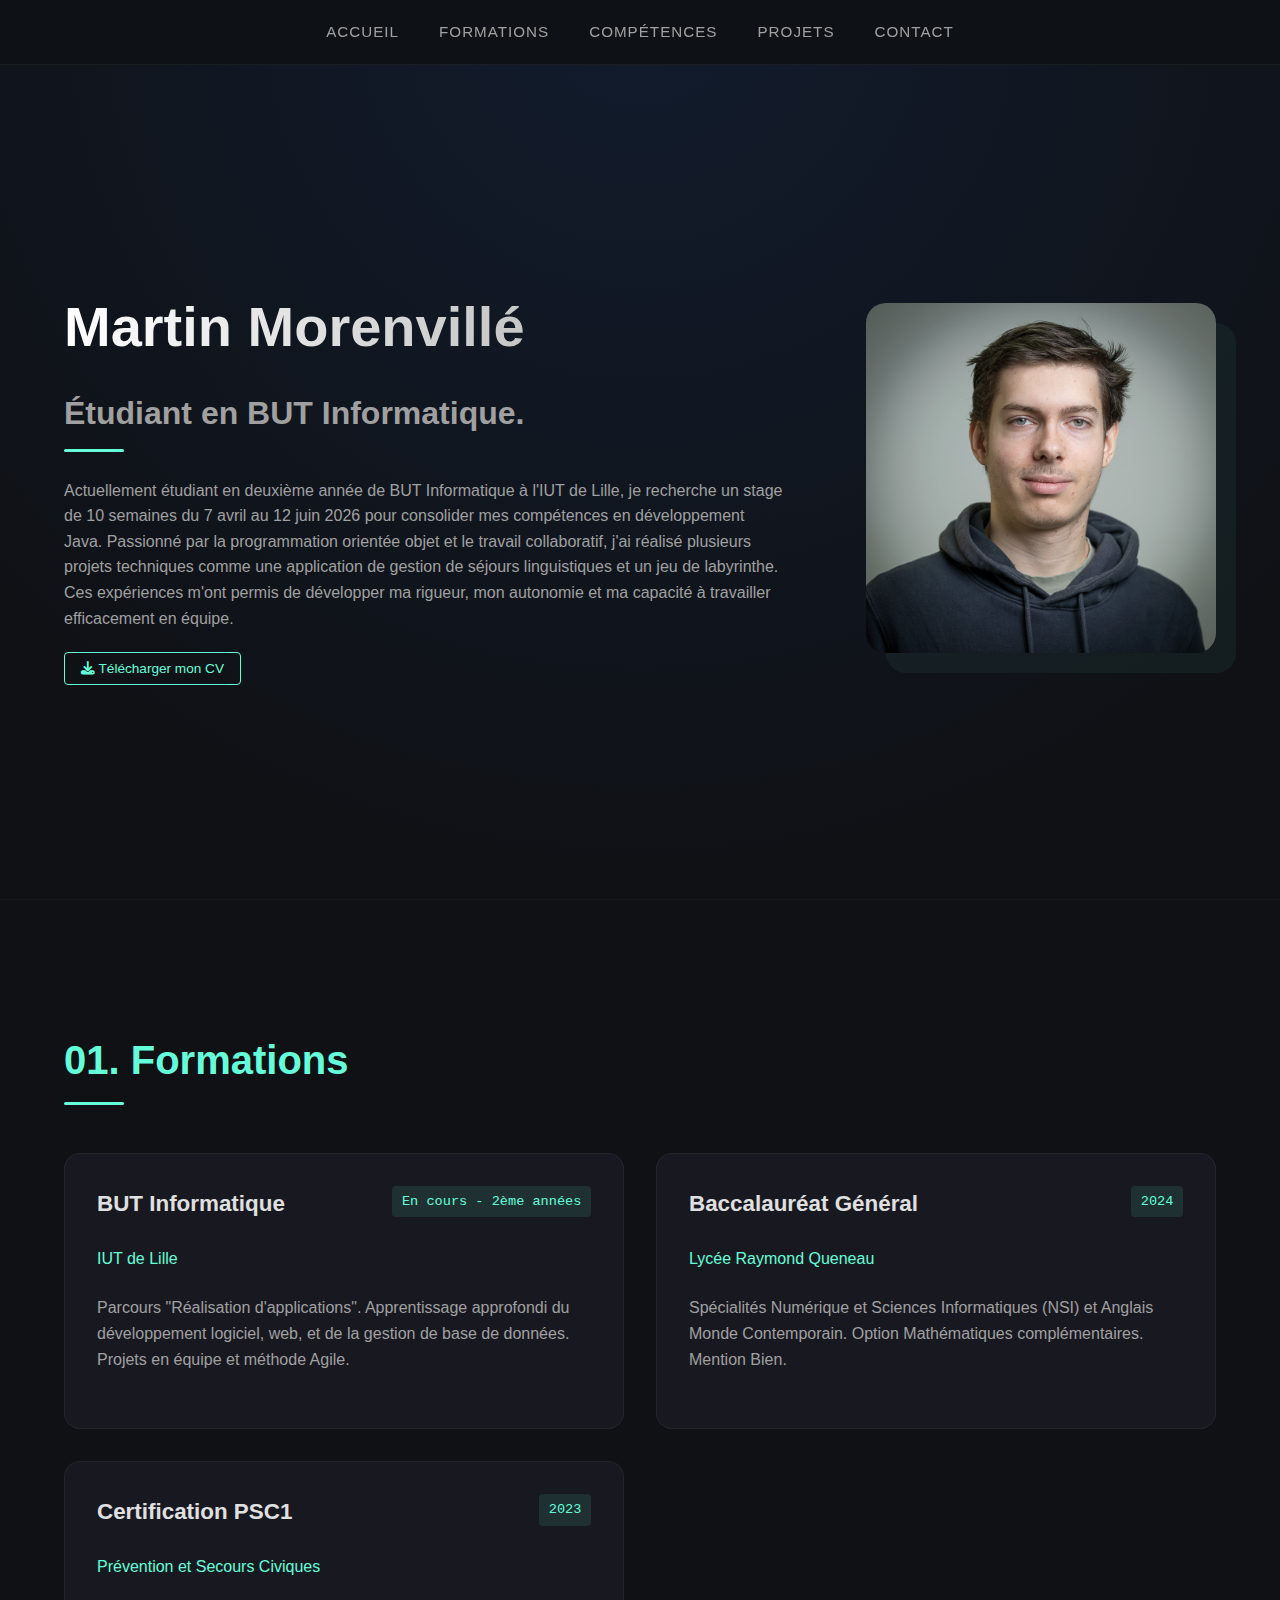
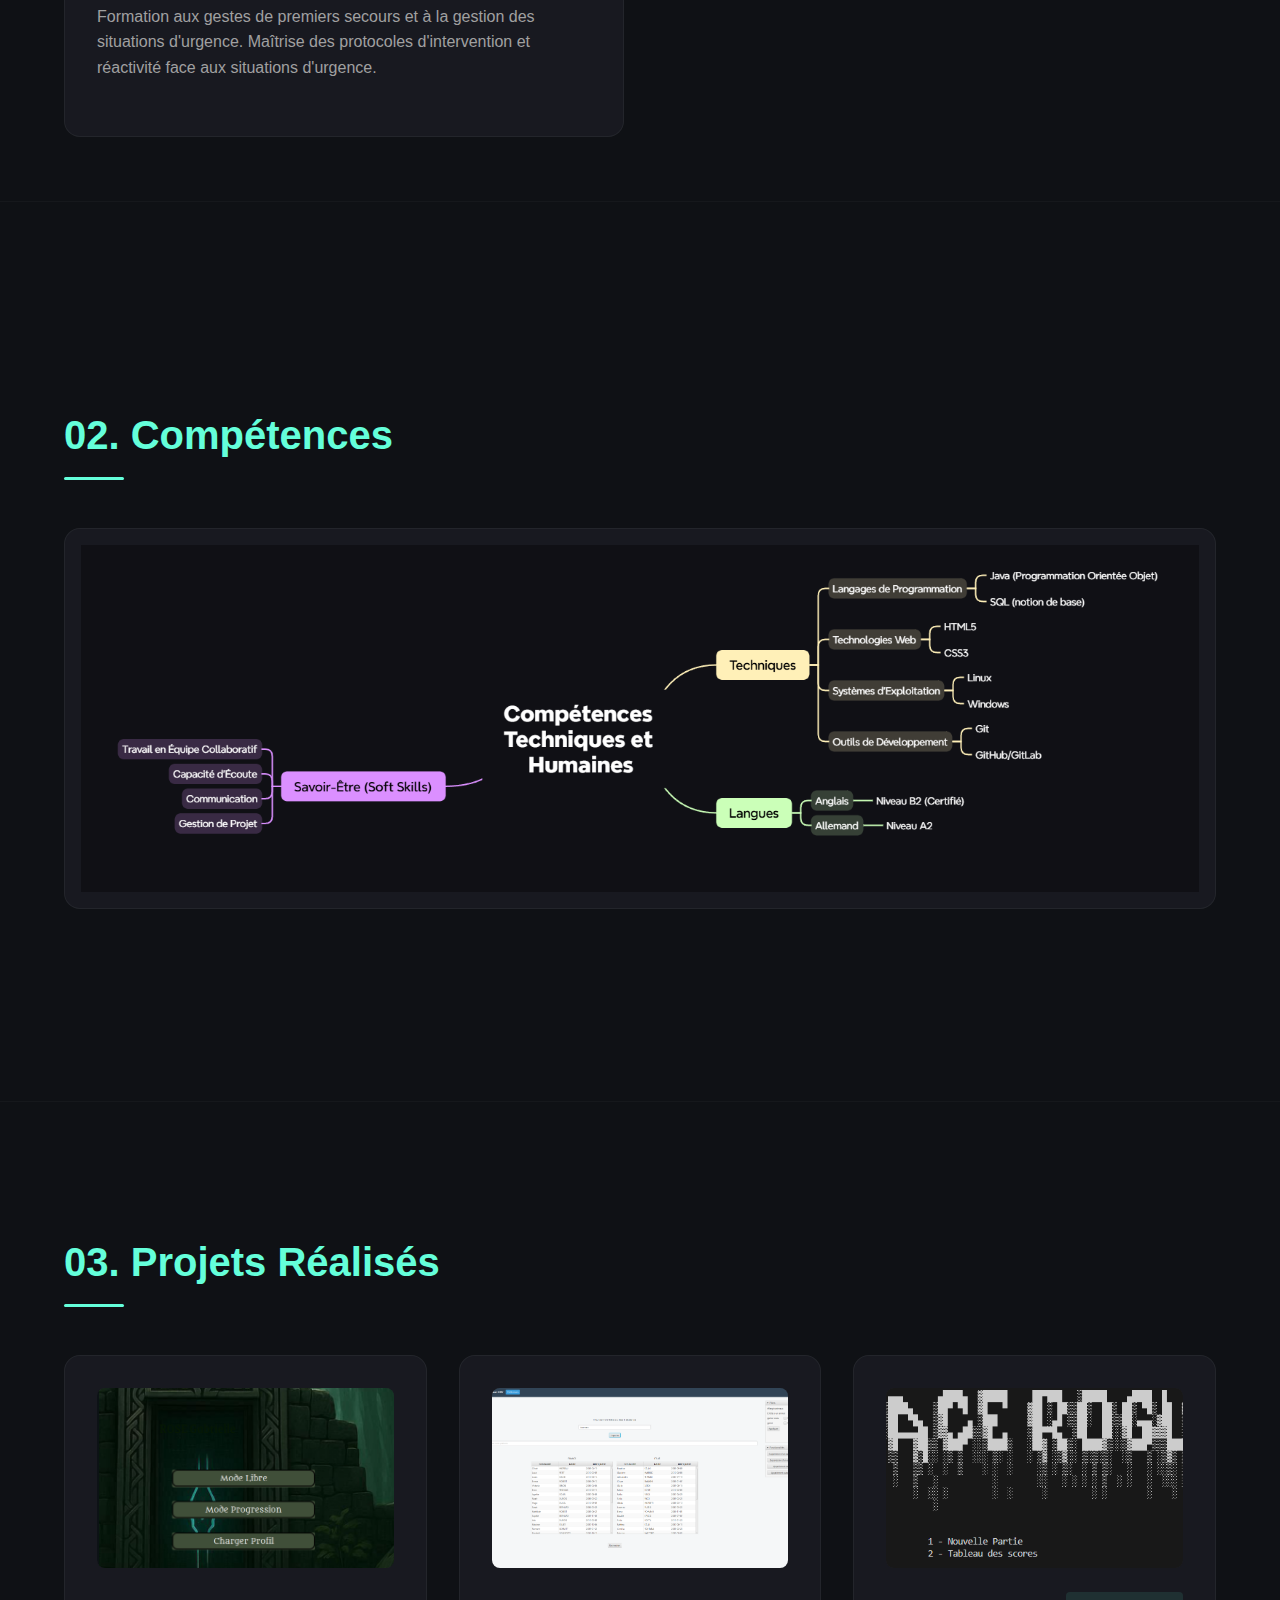
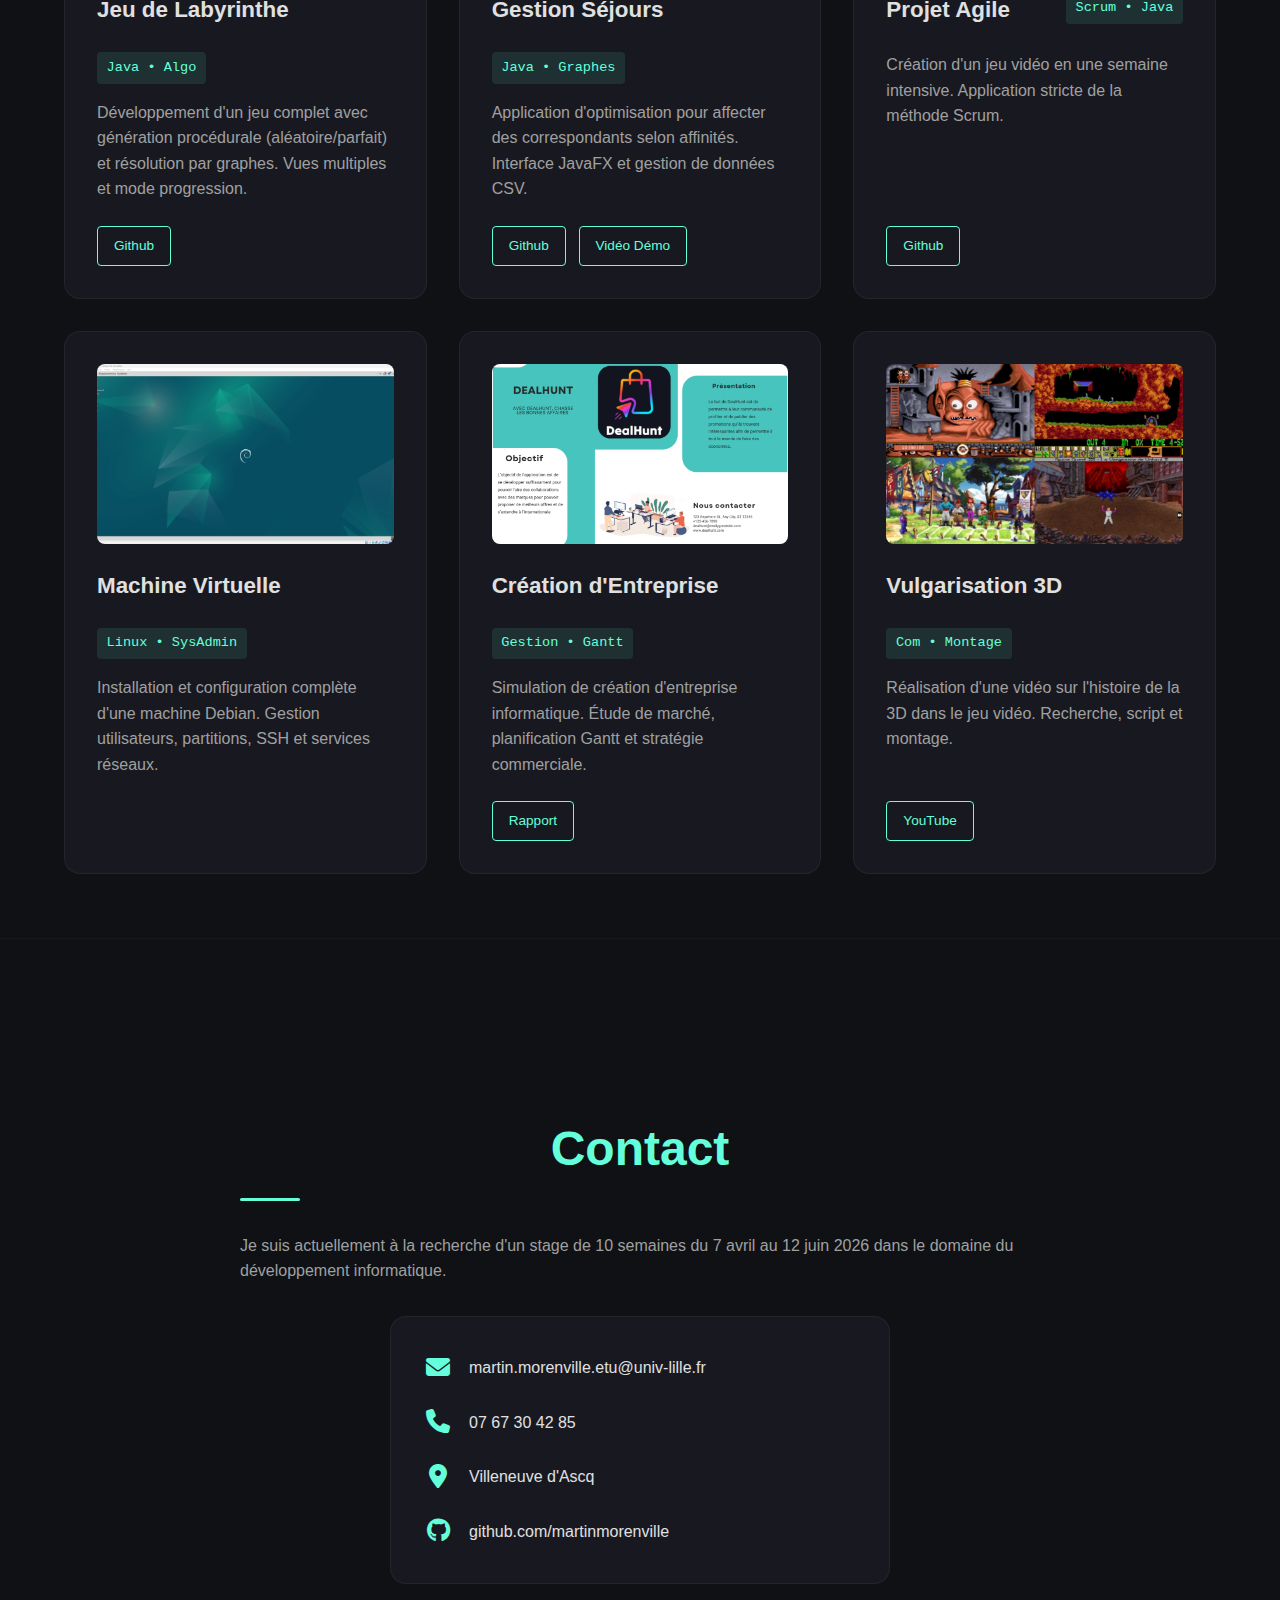
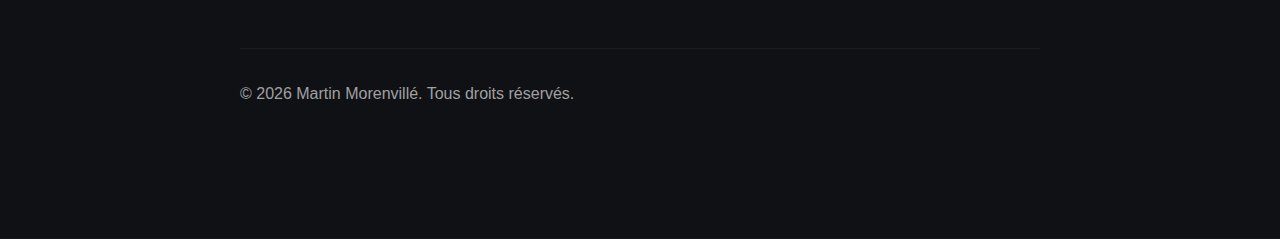
<file: index.html>
<!DOCTYPE html>
<html lang="fr">
<head>
    <meta charset="UTF-8">
    <meta name="viewport" content="width=device-width, initial-scale=1.0">
    <title>Martin Morenvillé | Portfolio</title>
    <link rel="stylesheet" href="https://cdnjs.cloudflare.com/ajax/libs/font-awesome/6.4.0/css/all.min.css">
    <style>
        /* --- VARIABLES & RESET --- */
        :root {
            --bg-dark: #0f1115;
            --bg-panel: rgba(30, 32, 40, 0.6);
            --text-main: #e0e0e0;
            --text-muted: #a0a0a0;
            --accent: #64ffda;
            --accent-glow: rgba(100, 255, 218, 0.1);
            --gradient-bg: radial-gradient(circle at 50% 0%, rgb(18, 28, 45) 0%, rgb(15, 17, 21) 80%);
        }

        * { margin: 0; padding: 0; box-sizing: border-box; }
        html { scroll-behavior: smooth; }

        body {
            font-family: 'Inter', 'Segoe UI', sans-serif;
            background: var(--bg-dark);
            background-image: var(--gradient-bg);
            background-attachment: fixed;
            color: var(--text-main);
            line-height: 1.6;
            overflow-x: hidden;
        }

        /* --- NAVIGATION --- */
        nav {
            position: fixed; top: 0; left: 0; width: 100%;
            background: rgba(15, 17, 21, 0.95);
            backdrop-filter: blur(10px);
            padding: 1.2rem 2rem;
            z-index: 1000;
            border-bottom: 1px solid rgba(255,255,255,0.05);
            display: flex; justify-content: center;
        }

        nav ul {
            display: flex; gap: 2.5rem; list-style: none; padding: 0; margin: 0;
            flex-wrap: wrap; justify-content: center;
        }

        nav a {
            color: var(--text-muted); text-decoration: none;
            font-size: 0.95rem; text-transform: uppercase; letter-spacing: 1px;
            transition: color 0.3s; position: relative; padding-bottom: 5px;
        }

        nav a:hover { color: var(--accent); }
        nav a::after {
            content: ''; position: absolute; bottom: 0; left: 0; width: 0; height: 2px;
            background: var(--accent); transition: width 0.3s;
        }
        nav a:hover::after { width: 100%; }

        /* --- SECTIONS --- */
        section {
            min-height: 100vh;
            display: flex; flex-direction: column;
            justify-content: center; align-items: center;
            padding: 8rem 5% 4rem 5%;
            border-bottom: 1px solid rgba(255,255,255,0.03);
        }

        .container { width: 100%; max-width: 1400px; margin: 0 auto; }

        h1 {
            font-size: 3.5rem; font-weight: 800; margin-bottom: 1rem;
            background: linear-gradient(90deg, #fff, #a5a5a5);
            -webkit-background-clip: text; -webkit-text-fill-color: transparent;
        }

        h2 {
            font-size: 2.5rem; color: var(--accent); margin-bottom: 3rem;
            position: relative; display: inline-block;
        }
        h2::after {
            content: ''; display: block; width: 60px; height: 3px;
            background: var(--accent); margin-top: 10px; border-radius: 2px;
        }

        h3 { color: var(--text-main); font-size: 1.4rem; margin-bottom: 0.5rem; }
        
        p { color: var(--text-muted); font-size: 1rem; margin-bottom: 1.5rem; text-align: left; }

        /* --- GRILLES --- */
        .grid-2 { display: grid; grid-template-columns: repeat(auto-fit, minmax(450px, 1fr)); gap: 2rem; width: 100%; }
        .grid-3 { display: grid; grid-template-columns: repeat(auto-fit, minmax(350px, 1fr)); gap: 2rem; width: 100%; }

        /* --- MINDMAP --- */
        .mindmap-area {
            width: 100%;
            margin-bottom: 3rem;
            text-align: center;
        }
        .mindmap-img {
            max-width: 100%;
            height: auto;
            border-radius: 16px;
            border: 1px solid rgba(255, 255, 255, 0.05);
            background: var(--bg-panel);
            padding: 1rem;
        }

        /* --- CARTES GÉNÉRIQUES --- */
        .glass-card {
            background: var(--bg-panel);
            border: 1px solid rgba(255, 255, 255, 0.05);
            border-radius: 16px;
            padding: 2rem;
            transition: transform 0.3s, box-shadow 0.3s, border-color 0.3s;
            height: 100%; display: flex; flex-direction: column; overflow: hidden;
        }

        .glass-card:hover {
            transform: translateY(-5px);
            box-shadow: 0 15px 35px rgba(0,0,0,0.3);
            border-color: var(--accent-glow);
        }

        /* --- IMAGES DANS LES CARTES PROJETS --- */
        .card-img-top {
            width: 100%;
            height: 180px;
            object-fit: cover;
            border-radius: 8px;
            margin-bottom: 1.5rem;
            background-color: rgba(255,255,255,0.05);
        }

        .card-header {
            display: flex; justify-content: space-between; align-items: flex-start;
            margin-bottom: 1rem; flex-wrap: wrap; gap: 1rem;
        }

        .dates {
            font-family: monospace; color: var(--accent); background: var(--accent-glow);
            padding: 0.3rem 0.6rem; border-radius: 4px; font-size: 0.85rem;
        }

        /* --- LISTES DE COMPÉTENCES --- */
        .skill-list {
            list-style: none; padding: 0; margin-top: auto;
            border-top: 1px solid rgba(255,255,255,0.1); padding-top: 1rem;
        }
        .skill-list li {
            font-size: 0.95rem; color: var(--text-muted); margin-bottom: 0.5rem;
        }
        /* Icone personnalisée pour les listes */
        .skill-list li i {
            color: var(--accent); margin-right: 10px; width: 20px; text-align: center;
        }

        /* --- ICONES DE SECTION COMPETENCE --- */
        .skill-icon-header {
            font-size: 2.5rem;
            color: var(--accent);
            margin-bottom: 1rem;
        }

        /* --- BOUTONS --- */
        .btn-group { margin-top: auto; display: flex; flex-wrap: wrap; gap: 0.8rem; }
        
        .btn-accent {
            padding: 0.5rem 1rem; background: transparent;
            border: 1px solid var(--accent); color: var(--accent);
            text-decoration: none; border-radius: 4px; font-size: 0.85rem;
            transition: all 0.3s; cursor: pointer;
        }
        .btn-accent:hover { background: var(--accent-glow); box-shadow: 0 0 15px var(--accent-glow); }

        /* --- ACCUEIL --- */
        .hero-layout { display: flex; align-items: center; justify-content: center; gap: 5rem; max-width: 1200px; margin: 0 auto; }
        .profile-img {
            width: 350px; height: 350px; object-fit: cover;
            border-radius: 20px; filter: grayscale(20%);
            box-shadow: 20px 20px 0px rgba(100, 255, 218, 0.05); transition: filter 0.3s;
        }
        .profile-img:hover { filter: grayscale(0%); }

        @media (max-width: 1024px) {
            .hero-layout { flex-direction: column-reverse; text-align: center; gap: 2rem; }
            .grid-2, .grid-3 { grid-template-columns: 1fr; }
            h1 { font-size: 2.5rem; }
            .profile-img { width: 250px; height: 250px; }
            section { padding: 6rem 1.5rem; height: auto; }
        }
    </style>
</head>
<body>

    <nav>
        <ul>
            <li><a href="#accueil">Accueil</a></li>
            <li><a href="#formations">Formations</a></li>
            <li><a href="#competences">Compétences</a></li>
            <li><a href="#realisations">Projets</a></li>
            <li><a href="#contact">Contact</a></li>
        </ul>
    </nav>

    <section id="accueil">
        <div class="hero-layout">
            <div class="hero-text">
                <h1>Martin Morenvillé</h1>
                <h2 style="font-size: 2rem; border: none; margin: 0; color: var(--text-muted); display: block;">
                    Étudiant en BUT Informatique.
                </h2>
                <br>
                <p>
                    Actuellement étudiant en deuxième année de BUT Informatique à l'IUT de Lille, je recherche un stage de 10 semaines du 7 avril au 12 juin 2026 pour consolider mes compétences en développement Java. Passionné par la programmation orientée objet et le travail collaboratif, j'ai réalisé plusieurs projets techniques comme une application de gestion de séjours linguistiques et un jeu de labyrinthe. Ces expériences m'ont permis de développer ma rigueur, mon autonomie et ma capacité à travailler efficacement en équipe.
                </p>
                <div style="margin-top: 1.5rem;">
                    <a href="Martin MORENVILLE.pdf" class="btn-accent" target="_blank" download>
                        <i class="fas fa-download"></i> Télécharger mon CV
                    </a>
                </div>
            </div>
            
            <div class="hero-visual">
                <img src="Portrait.jpg" alt="Martin Morenvillé" class="profile-img">
            </div>
        </div>
    </section>

    <section id="formations">
        <div class="container">
            <h2>01. Formations</h2>
            <div class="grid-2">
                <div class="glass-card">
                    <div class="card-header">
                        <h3>BUT Informatique</h3>
                        <span class="dates">En cours - 2ème années</span>
                    </div>
                    <p style="color:var(--accent)">IUT de Lille</p>
                    <p>Parcours "Réalisation d'applications". Apprentissage approfondi du développement logiciel, web, et de la gestion de base de données. Projets en équipe et méthode Agile.</p>
                </div>
                <div class="glass-card">
                    <div class="card-header">
                        <h3>Baccalauréat Général</h3>
                        <span class="dates">2024</span>
                    </div>
                    <p style="color:var(--accent)">Lycée Raymond Queneau</p>
                    <p>Spécialités Numérique et Sciences Informatiques (NSI) et Anglais Monde Contemporain. 
                       Option Mathématiques complémentaires. 
                       Mention Bien.</p>
                </div>
                <div class="glass-card">
                    <div class="card-header">
                        <h3>Certification PSC1</h3>
                        <span class="dates">2023</span>
                    </div>
                    <p style="color:var(--accent)">Prévention et Secours Civiques</p>
                    <p>Formation aux gestes de premiers secours et à la gestion des situations d'urgence. Maîtrise des protocoles d'intervention et réactivité face aux situations d'urgence.</p>
                </div>
            </div>
        </div>
    </section>

    <section id="competences">
        <div class="container">
            <h2>02. Compétences</h2>
            
            <div class="mindmap-area">
                <img src="Mindmap.png" alt="Carte mentale des compétences" class="mindmap-img">
            </div>
        </div>
    </section>

    <section id="realisations">
        <div class="container">
            <h2>03. Projets Réalisés</h2>
            <div class="grid-3">
                
                <div class="glass-card">
                    <img src="Labyrinthe.png" alt="Labyrinthe Java" class="card-img-top">
                    <div class="card-header">
                        <h3>Jeu de Labyrinthe</h3>
                        <span class="dates">Java • Algo</span>
                    </div>
                    <p>Développement d'un jeu complet avec génération procédurale (aléatoire/parfait) et résolution par graphes. Vues multiples et mode progression.</p>
                    <div class="btn-group">
                        <a href="https://github.com/martinmorenville/Labyrinthe-SAE" class="btn-accent" target="_blank">Github</a>
                    </div>
                </div>

                <div class="glass-card">
                    <img src="appliJava.png" alt="Gestion Séjours" class="card-img-top">
                    <div class="card-header">
                        <h3>Gestion Séjours</h3>
                        <span class="dates">Java • Graphes</span>
                    </div>
                    <p>Application d'optimisation pour affecter des correspondants selon affinités. Interface JavaFX et gestion de données CSV.</p>
                    <div class="btn-group">
                        <a href="https://github.com/martinmorenville/SAE-Gestion-de-sejour" class="btn-accent" target="_blank">Github</a>
                        <a href="https://www.youtube.com/watch?v=PFescyY0b0g" class="btn-accent" target="_blank">Vidéo Démo</a>
                    </div>
                </div>

                <div class="glass-card">
                    <img src="Projet Scrum.png" alt="Projet Agile Scrum" class="card-img-top">
                    <div class="card-header">
                        <h3>Projet Agile</h3>
                        <span class="dates">Scrum • Java</span>
                    </div>
                    <p>Création d'un jeu vidéo en une semaine intensive. Application stricte de la méthode Scrum.</p>
                    <div class="btn-group">
                        <a href="https://github.com/martinmorenville/SAE-Methode-Scrum" class="btn-accent" target="_blank">Github</a>
                    </div>
                </div>

                <div class="glass-card">
                    <img src="machineVirtuelle.png" alt="Machine Virtuelle Linux" class="card-img-top">
                    <div class="card-header">
                        <h3>Machine Virtuelle</h3>
                        <span class="dates">Linux • SysAdmin</span>
                    </div>
                    <p>Installation et configuration complète d'une machine Debian. Gestion utilisateurs, partitions, SSH et services réseaux.</p>
                </div>

                <div class="glass-card">
                    <img src="accueilProjet.png" alt="Entreprise" class="card-img-top">
                    <div class="card-header">
                        <h3>Création d'Entreprise</h3>
                        <span class="dates">Gestion • Gantt</span>
                    </div>
                    <p>Simulation de création d'entreprise informatique. Étude de marché, planification Gantt et stratégie commerciale.</p>
                    <div class="btn-group">
                        <a href="rapport.pdf" class="btn-accent">Rapport</a>
                    </div>
                </div>

                <div class="glass-card">
                    <img src="imageVideo.png" alt="Montage Vidéo" class="card-img-top">
                    <div class="card-header">
                        <h3>Vulgarisation 3D</h3>
                        <span class="dates">Com • Montage</span>
                    </div>
                    <p>Réalisation d'une vidéo sur l'histoire de la 3D dans le jeu vidéo. Recherche, script et montage.</p>
                    <div class="btn-group">
                        <a href="https://www.youtube.com/watch?v=qVRvwG0NJmM" class="btn-accent" target="_blank">YouTube</a>
                    </div>
                </div>
            </div>
        </div>
    </section>

    <section id="contact">
        <div class="container" style="text-align: center; max-width: 800px;">
            <h2 style="font-size: 3rem; display: block; margin-bottom: 2rem;">Contact</h2>
            <p>
                Je suis actuellement à la recherche d'un stage de 10 semaines du 7 avril au 12 juin 2026 dans le domaine du développement informatique. 
            </p>
            <div class="glass-card" style="text-align: left; max-width: 500px; margin: 2rem auto;">
                <ul style="list-style: none; padding: 0;">
                    <li style="margin-bottom: 1rem; display: flex; align-items: center; gap: 1rem;">
                        <span style="color: var(--accent); font-size: 1.5rem; width: 30px; text-align: center;">
                            <i class="fas fa-envelope"></i>
                        </span>
                        <a href="mailto:martin.morenville@gmail.com" style="color: var(--text-main); text-decoration: none;">martin.morenville.etu@univ-lille.fr</a>
                    </li>
                    <li style="margin-bottom: 1rem; display: flex; align-items: center; gap: 1rem;">
                        <span style="color: var(--accent); font-size: 1.5rem; width: 30px; text-align: center;">
                            <i class="fas fa-phone"></i>
                        </span>
                        <span>07 67 30 42 85</span>
                    </li>
                    <li style="margin-bottom: 1rem; display: flex; align-items: center; gap: 1rem;">
                        <span style="color: var(--accent); font-size: 1.5rem; width: 30px; text-align: center;">
                            <i class="fas fa-map-marker-alt"></i>
                        </span>
                        <span>Villeneuve d'Ascq</span>
                    </li>
                    <li style="display: flex; align-items: center; gap: 1rem;">
                        <span style="color: var(--accent); font-size: 1.5rem; width: 30px; text-align: center;">
                            <i class="fab fa-github"></i>
                        </span>
                        <a href="https://github.com/martinmorenville" target="_blank" style="color: var(--text-main); text-decoration: none;">
                            github.com/martinmorenville
                        </a>
                    </li>
                </ul>
            </div>
            <footer style="margin-top: 4rem; color: var(--text-muted); font-size: 0.8rem; border-top: 1px solid rgba(255,255,255,0.05); padding-top: 2rem;">
                <p>&copy; 2026 Martin Morenvillé. Tous droits réservés.</p>
            </footer>
        </div>
    </section>

</body>
</html>
</file>
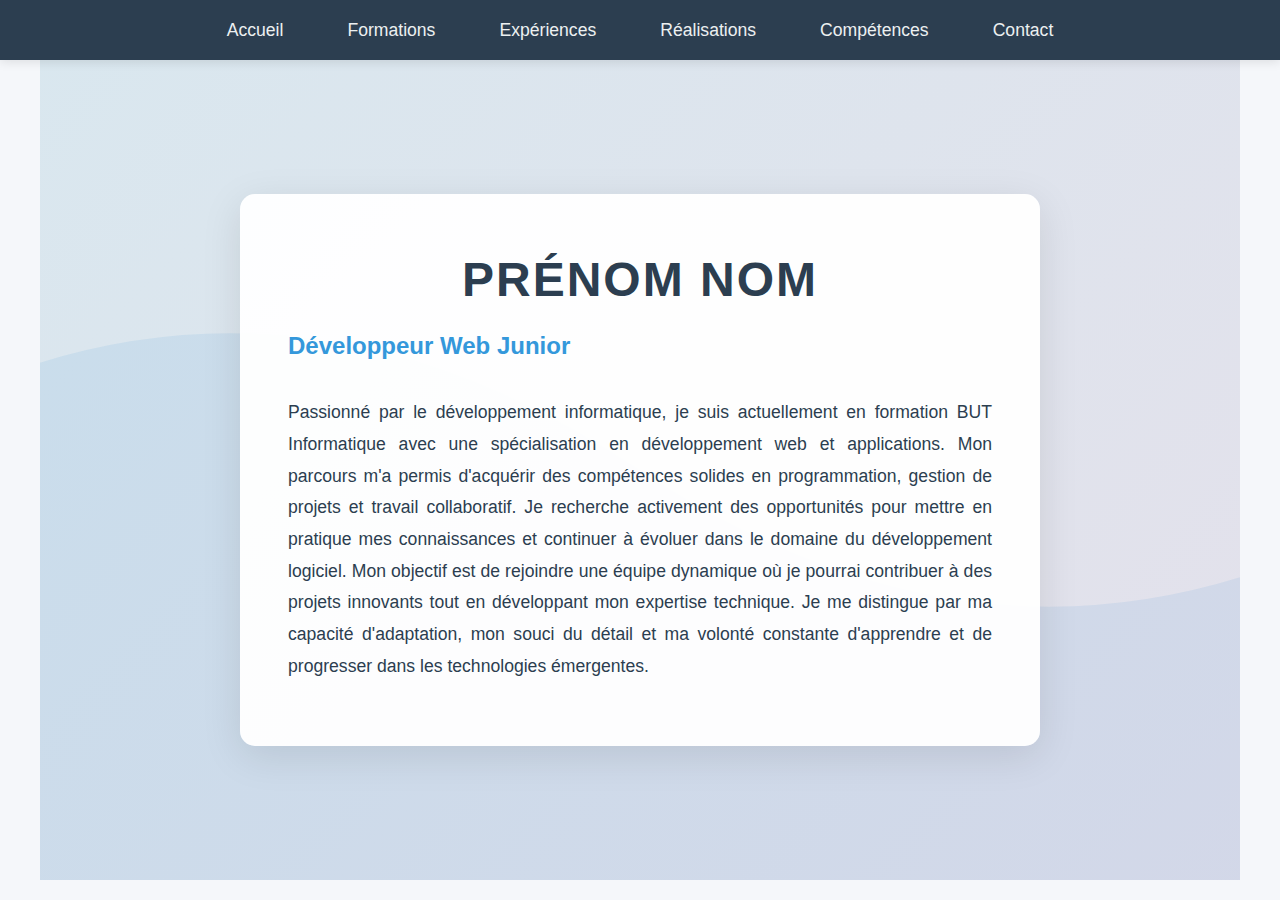
<file: portail.html>
<!DOCTYPE html>
<html lang="fr">
<head>
    <meta charset="UTF-8">
    <meta name="viewport" content="width=device-width, initial-scale=1.0">
    <title>Prénom NOM - Développeur Web Junior</title>
    <style>
        * {
            margin: 0;
            padding: 0;
            box-sizing: border-box;
        }

        body {
            font-family: 'Segoe UI', Tahoma, Geneva, Verdana, sans-serif;
            background-color: #f5f7fa;
            color: #2c3e50;
            line-height: 1.6;
        }

        /* Navigation fixe */
        nav {
            background-color: #2c3e50;
            padding: 1rem 2rem;
            position: sticky;
            top: 0;
            z-index: 1000;
            box-shadow: 0 2px 10px rgba(0,0,0,0.1);
        }

        nav ul {
            list-style: none;
            display: flex;
            justify-content: center;
            flex-wrap: wrap;
            gap: 2rem;
        }

        nav a {
            color: #ecf0f1;
            text-decoration: none;
            font-size: 1.1rem;
            font-weight: 500;
            transition: color 0.3s;
            padding: 0.5rem 1rem;
        }

        nav a:hover {
            color: #3498db;
        }

        /* Sections */
        section {
            display: none;
            min-height: calc(100vh - 80px);
            padding: 3rem 2rem;
            max-width: 1200px;
            margin: 0 auto;
        }

        section.active {
            display: block;
        }

        /* Titres hiérarchiques */
        h1 {
            font-size: 2.5rem;
            color: #2c3e50;
            margin-bottom: 1.5rem;
            text-transform: uppercase;
            letter-spacing: 2px;
        }

        h2 {
            font-size: 1.8rem;
            color: #34495e;
            margin: 2rem 0 1rem 0;
            border-bottom: 3px solid #3498db;
            padding-bottom: 0.5rem;
        }

        h3 {
            font-size: 1.3rem;
            color: #2c3e50;
            margin: 1.5rem 0 0.5rem 0;
        }

        p {
            font-size: 1.1rem;
            text-align: justify;
            margin-bottom: 1rem;
            max-width: 900px;
        }

        /* Page Accueil */
        #accueil {
            background: linear-gradient(135deg, rgba(52, 152, 219, 0.1), rgba(155, 89, 182, 0.1)),
                        url('data:image/svg+xml,<svg xmlns="http://www.w3.org/2000/svg" viewBox="0 0 1200 600"><rect fill="%23ecf0f1" width="1200" height="600"/><path fill="%233498db" opacity="0.1" d="M0,300 Q300,100 600,300 T1200,300 L1200,600 L0,600 Z"/></svg>');
            background-size: cover;
            background-position: center;
            display: flex;
            flex-direction: column;
            justify-content: center;
            align-items: center;
            text-align: center;
            padding: 4rem 2rem;
        }

        #accueil.active {
            display: flex;
        }

        .hero-content {
            background: rgba(255, 255, 255, 0.95);
            padding: 3rem;
            border-radius: 15px;
            box-shadow: 0 10px 40px rgba(0,0,0,0.1);
            max-width: 800px;
        }

        .hero-content h1 {
            font-size: 3rem;
            margin-bottom: 0.5rem;
        }

        .hero-subtitle {
            font-size: 1.5rem;
            color: #3498db;
            font-weight: 600;
            margin-bottom: 2rem;
        }

        .intro-text {
            text-align: justify;
            line-height: 1.8;
            margin-top: 1.5rem;
        }

        /* Cartes pour formations et expériences */
        .card {
            background: white;
            padding: 2rem;
            margin: 1.5rem 0;
            border-radius: 10px;
            box-shadow: 0 4px 15px rgba(0,0,0,0.08);
            transition: transform 0.3s, box-shadow 0.3s;
        }

        .card:hover {
            transform: translateY(-5px);
            box-shadow: 0 8px 25px rgba(0,0,0,0.15);
        }

        .card-header {
            display: flex;
            justify-content: space-between;
            align-items: center;
            margin-bottom: 1rem;
            flex-wrap: wrap;
            gap: 1rem;
        }

        .dates {
            color: #7f8c8d;
            font-weight: 600;
            font-size: 1rem;
        }

        .logo-placeholder {
            width: 80px;
            height: 80px;
            background: #ecf0f1;
            border-radius: 10px;
            display: flex;
            align-items: center;
            justify-content: center;
            font-size: 0.8rem;
            color: #95a5a6;
            text-align: center;
            padding: 0.5rem;
        }

        /* Projets (Réalisations) */
        .project {
            background: white;
            padding: 2rem;
            margin: 2rem 0;
            border-radius: 10px;
            border-left: 5px solid #3498db;
            box-shadow: 0 4px 15px rgba(0,0,0,0.08);
        }

        .project h3 {
            color: #3498db;
        }

        .competences-list {
            list-style: none;
            padding-left: 0;
            margin: 1rem 0;
        }

        .competences-list li {
            padding: 0.5rem 0 0.5rem 1.5rem;
            position: relative;
        }

        .competences-list li:before {
            content: "✓";
            position: absolute;
            left: 0;
            color: #27ae60;
            font-weight: bold;
        }

        .proof-link {
            display: inline-block;
            margin-top: 1rem;
            padding: 0.7rem 1.5rem;
            background: #3498db;
            color: white;
            text-decoration: none;
            border-radius: 5px;
            transition: background 0.3s;
            font-weight: 600;
        }

        .proof-link:hover {
            background: #2980b9;
        }

        /* Compétences */
        .skills-grid {
            display: grid;
            grid-template-columns: repeat(auto-fit, minmax(250px, 1fr));
            gap: 2rem;
            margin: 2rem 0;
        }

        .skill-category {
            background: white;
            padding: 1.5rem;
            border-radius: 10px;
            box-shadow: 0 4px 15px rgba(0,0,0,0.08);
        }

        .skill-category h3 {
            color: #3498db;
            margin-top: 0;
        }

        .skill-category ul {
            list-style: none;
            padding-left: 0;
        }

        .skill-category li {
            padding: 0.5rem 0;
            border-bottom: 1px solid #ecf0f1;
        }

        .mindmap-container {
            background: white;
            padding: 2rem;
            border-radius: 10px;
            margin: 2rem 0;
            text-align: center;
            box-shadow: 0 4px 15px rgba(0,0,0,0.08);
        }

        .mindmap-placeholder {
            width: 100%;
            max-width: 800px;
            height: 500px;
            background: #ecf0f1;
            border-radius: 10px;
            display: flex;
            align-items: center;
            justify-content: center;
            margin: 1rem auto;
            color: #7f8c8d;
        }

        /* Contact */
        .contact-info {
            background: white;
            padding: 3rem;
            border-radius: 10px;
            box-shadow: 0 4px 15px rgba(0,0,0,0.08);
            max-width: 600px;
            margin: 2rem auto;
        }

        .contact-item {
            display: flex;
            align-items: center;
            gap: 1rem;
            padding: 1.5rem 0;
            border-bottom: 1px solid #ecf0f1;
        }

        .contact-item:last-child {
            border-bottom: none;
        }

        .contact-icon {
            font-size: 1.5rem;
            color: #3498db;
            min-width: 30px;
        }

        .contact-item a {
            color: #3498db;
            text-decoration: none;
            font-weight: 600;
        }

        .contact-item a:hover {
            text-decoration: underline;
        }

        /* Responsive */
        @media (max-width: 768px) {
            nav ul {
                gap: 1rem;
            }

            nav a {
                font-size: 0.95rem;
                padding: 0.3rem 0.5rem;
            }

            .hero-content h1 {
                font-size: 2rem;
            }

            .hero-subtitle {
                font-size: 1.2rem;
            }

            .card-header {
                flex-direction: column;
                align-items: flex-start;
            }
        }
    </style>
</head>
<body>
    <!-- Navigation -->
    <nav>
        <ul>
            <li><a href="#accueil" onclick="showSection('accueil')">Accueil</a></li>
            <li><a href="#formations" onclick="showSection('formations')">Formations</a></li>
            <li><a href="#experiences" onclick="showSection('experiences')">Expériences</a></li>
            <li><a href="#realisations" onclick="showSection('realisations')">Réalisations</a></li>
            <li><a href="#competences" onclick="showSection('competences')">Compétences</a></li>
            <li><a href="#contact" onclick="showSection('contact')">Contact</a></li>
        </ul>
    </nav>

    <!-- Page Accueil -->
    <section id="accueil" class="active">
        <div class="hero-content">
            <h1>Prénom NOM</h1>
            <p class="hero-subtitle">Développeur Web Junior</p>
            <div class="intro-text">
                <p>
                    Passionné par le développement informatique, je suis actuellement en formation BUT Informatique avec une spécialisation en développement web et applications. Mon parcours m'a permis d'acquérir des compétences solides en programmation, gestion de projets et travail collaboratif. Je recherche activement des opportunités pour mettre en pratique mes connaissances et continuer à évoluer dans le domaine du développement logiciel. Mon objectif est de rejoindre une équipe dynamique où je pourrai contribuer à des projets innovants tout en développant mon expertise technique. Je me distingue par ma capacité d'adaptation, mon souci du détail et ma volonté constante d'apprendre et de progresser dans les technologies émergentes.
                </p>
            </div>
        </div>
    </section>

    <!-- Page Formations -->
    <section id="formations">
        <h1>Formations</h1>
        
        <div class="card">
            <div class="card-header">
                <div>
                    <h3>Bachelor Universitaire de Technologie (BUT) Informatique</h3>
                    <p class="dates">2023 - 2026</p>
                </div>
                <div class="logo-placeholder">Logo IUT</div>
            </div>
            <p>IUT [Nom de la ville] - Parcours Réalisation d'applications : conception, développement, validation</p>
            <p>Apprentissage des fondamentaux de la programmation, des bases de données, du développement web et mobile, ainsi que de la gestion de projets informatiques.</p>
        </div>

        <div class="card">
            <div class="card-header">
                <div>
                    <h3>Baccalauréat Général</h3>
                    <p class="dates">2020 - 2023</p>
                </div>
                <div class="logo-placeholder">Logo Lycée</div>
            </div>
            <p>Lycée [Nom du lycée] - Spécialités : Mathématiques et Numérique et Sciences Informatiques (NSI)</p>
            <p>Mention : [Préciser la mention obtenue]</p>
        </div>
    </section>

    <!-- Page Expériences -->
    <section id="experiences">
        <h1>Expériences Professionnelles</h1>
        
        <div class="card">
            <div class="card-header">
                <div>
                    <h3>Stage Développeur Web</h3>
                    <p class="dates">Juin 2024 - Août 2024 (2 mois)</p>
                </div>
            </div>
            <p><strong>Entreprise [Nom de l'entreprise]</strong> - [Ville]</p>
            <p>
                Participation au développement d'une application web pour la gestion des stocks. Mise en place de l'interface utilisateur avec React et intégration d'une API REST. Travail en méthode agile avec l'équipe de développement. Rédaction de documentation technique et tests unitaires.
            </p>
        </div>

        <div class="card">
            <div class="card-header">
                <div>
                    <h3>Projet Tutoré - Développement d'Application</h3>
                    <p class="dates">Septembre 2023 - Janvier 2024</p>
                </div>
            </div>
            <p><strong>IUT Informatique</strong></p>
            <p>
                Conception et développement d'une application de gestion de bibliothèque en équipe de 4 personnes. Utilisation de Java, base de données MySQL et mise en place d'une interface graphique JavaFX. Gestion du projet avec Git et méthode Scrum.
            </p>
        </div>

        <div class="card">
            <div class="card-header">
                <div>
                    <h3>Bénévolat - Association [Nom]</h3>
                    <p class="dates">Depuis Septembre 2023</p>
                </div>
            </div>
            <p>Aide à la maintenance du site web de l'association et formation des membres aux outils numériques.</p>
        </div>
    </section>

    <!-- Page Réalisations -->
    <section id="realisations">
        <h1>Réalisations et Projets</h1>

        <h2>Projets BUT Informatique</h2>

        <div class="project">
            <h3>Système de Gestion de Base de Données pour PME</h3>
            <p class="dates">Mars 2024 - Mai 2024 (3 mois)</p>
            <p>
                Développement d'une application complète de gestion de données clients pour une petite entreprise locale. Création du schéma de base de données, implémentation des requêtes SQL optimisées, développement de l'interface utilisateur et mise en place d'un système d'authentification sécurisé. Le projet a été réalisé en équipe de trois personnes avec une méthodologie agile.
            </p>
            <ul class="competences-list">
                <li>Conception et modélisation de bases de données relationnelles (UML, Merise)</li>
                <li>Développement en SQL (MySQL) avec requêtes complexes et procédures stockées</li>
                <li>Programmation orientée objet en Java</li>
                <li>Gestion de projet agile (Scrum) et utilisation de Git pour le versionnement</li>
                <li>Documentation technique et rédaction de cahier des charges</li>
            </ul>
            <a href="#" class="proof-link">📄 Voir le document de preuve (PDF)</a>
        </div>

        <div class="project">
            <h3>Application Web E-Commerce Responsive</h3>
            <p class="dates">Octobre 2023 - Décembre 2023 (2 mois)</p>
            <p>
                Conception et réalisation d'un site e-commerce complet avec panier d'achat, gestion de catalogue produits et interface d'administration. Mise en place d'un design responsive adapté à tous les supports (mobile, tablette, desktop). Intégration d'une API de paiement simulée et système de gestion des commandes.
            </p>
            <ul class="competences-list">
                <li>Développement front-end : HTML5, CSS3, JavaScript, Bootstrap</li>
                <li>Développement back-end : PHP avec architecture MVC</li>
                <li>Intégration d'API REST et manipulation de données JSON</li>
                <li>Sécurité web : prévention XSS, CSRF, validation des données</li>
                <li>Design UX/UI et principes d'accessibilité web (WCAG)</li>
            </ul>
            <a href="#" class="proof-link">🔗 Voir le code sur GitHub</a>
        </div>

        <h2>Projets Personnels</h2>

        <div class="project">
            <h3>Bot Discord de Gestion de Communauté</h3>
            <p class="dates">Janvier 2024 - Février 2024</p>
            <p>
                Développement d'un bot Discord multifonction pour gérer une communauté de joueurs. Fonctionnalités : système de modération automatique, commandes personnalisées, statistiques de serveur, intégration d'API de jeux vidéo pour afficher les statistiques des joueurs. Le bot est actuellement utilisé par plus de 500 membres.
            </p>
            <ul class="competences-list">
                <li>Programmation en Python avec la bibliothèque discord.py</li>
                <li>Utilisation d'API externes et traitement de données JSON</li>
                <li>Gestion de base de données SQLite pour la persistance des données</li>
                <li>Déploiement sur serveur cloud et maintenance continue</li>
            </ul>
            <a href="#" class="proof-link">💻 Voir le projet sur GitHub</a>
        </div>

        <div class="project">
            <h3>Portfolio Personnel Interactif</h3>
            <p class="dates">Août 2024 - Septembre 2024</p>
            <p>
                Création de mon portfolio web personnel avec animations et interactions dynamiques. Intégration de mes projets avec galerie interactive, formulaire de contact fonctionnel et optimisation SEO. Le site est entièrement responsive et optimisé pour les performances.
            </p>
            <ul class="competences-list">
                <li>Design moderne avec animations CSS et JavaScript</li>
                <li>Optimisation des performances (score Lighthouse > 90)</li>
                <li>Référencement naturel (SEO) et balises meta optimisées</li>
                <li>Déploiement et hébergement web</li>
            </ul>
            <a href="#" class="proof-link">🌐 Visiter le site</a>
        </div>
    </section>

    <!-- Page Compétences -->
    <section id="competences">
        <h1>Compétences</h1>

        <h2>Cartographie des Compétences Informatiques</h2>
        <div class="mindmap-container">
            <p><strong>Mindmap de mes compétences techniques</strong></p>
            <div class="mindmap-placeholder">
                <p>📊 Insérez ici votre Mindmap<br>(créée avec MindMeister, Coggle, XMind...)<br>Format recommandé : PNG ou SVG</p>
            </div>
        </div>

        <h2>Compétences Techniques (Savoir-faire)</h2>
        <div class="skills-grid">
            <div class="skill-category">
                <h3>Langages de Programmation</h3>
                <ul>
                    <li>Java (Avancé)</li>
                    <li>Python (Intermédiaire)</li>
                    <li>JavaScript (Intermédiaire)</li>
                    <li>PHP (Intermédiaire)</li>
                    <li>C (Débutant)</li>
                </ul>
            </div>

            <div class="skill-category">
                <h3>Développement Web</h3>
                <ul>
                    <li>HTML5 / CSS3</li>
                    <li>React (bases)</li>
                    <li>Bootstrap / Tailwind CSS</li>
                    <li>API REST</li>
                    <li>Responsive Design</li>
                </ul>
            </div>

            <div class="skill-category">
                <h3>Bases de Données</h3>
                <ul>
                    <li>MySQL / MariaDB</li>
                    <li>PostgreSQL</li>
                    <li>SQLite</li>
                    <li>Modélisation (UML, Merise)</li>
                    <li>Requêtes SQL avancées</li>
                </ul>
            </div>

            <div class="skill-category">
                <h3>Outils et Méthodologies</h3>
                <ul>
                    <li>Git / GitHub</li>
                    <li>Méthode Agile (Scrum)</li>
                    <li>Docker (bases)</li>
                    <li>VS Code / IntelliJ IDEA</li>
                    <li>Figma / Adobe XD</li>
                </ul>
            </div>
        </div>

        <h2>Compétences Transversales (Savoir-être)</h2>
        <div class="skills-grid">
            <div class="skill-category">
                <h3>Travail d'Équipe</h3>
                <ul>
                    <li>Communication efficace</li>
                    <li>Collaboration et entraide</li>
                    <li>Écoute active</li>
                    <li>Gestion de conflits</li>
                </ul>
            </div>

            <div class="skill-category">
                <h3>Organisation</h3>
                <ul>
                    <li>Gestion du temps</li>
                    <li>Priorisation des tâches</li>
                    <li>Respect des délais</li>
                    <li>Rigueur et précision</li>
                </ul>
            </div>

            <div class="skill-category">
                <h3>Adaptation</h3>
                <ul>
                    <li>Apprentissage rapide</li>
                    <li>Curiosité technique</li>
                    <li>Résolution de problèmes</li>
                    <li>Veille technologique</li>
                </ul>
            </div>

            <div class="skill-category">
                <h3>Langues</h3>
                <ul>
                    <li>Français (Langue maternelle)</li>
                    <li>Anglais (B2 - Intermédiaire)</li>
                    <li>Documentation technique en anglais</li>
                </ul>
            </div>
        </div>
    </section>

    <!-- Page Contact -->
    <section id="contact">
        <h1>Contact</h1>
        
        <div class="contact-info">
            <h2>Restons en contact</h2>
            <p>N'hésitez pas à me contacter pour toute opportunité professionnelle ou collaboration sur un projet.</p>
            
            <div class="contact-item">
                <span class="contact-icon">📧</span>
                <div>
                    <strong>Email universitaire :</strong><br>
                    <a href="mailto:prenom.nom@edu.univ-exemple.fr">prenom.nom@edu.univ-exemple.fr</a>
                </div>
            </div>

            <div class="contact-item">
                <span class="contact-icon">💼</span>
                <div>
                    <strong>LinkedIn :</strong><br>
                    <a href="https://www.linkedin.com/in/prenom-nom" target="_blank">linkedin.com/in/prenom-nom</a>
                </div>
            </div>

            <div class="contact-item">
                <span class="contact-icon">📱</span>
                <div>
                    <strong>Téléphone :</strong><br>
                    <a href="tel:+33612345678">06 12 34 56 78</a>
                </div>
            </div>

            <div class="contact-item">
                <span class="contact-icon">💻</span>
                <div>
                    <strong>GitHub :</strong><br>
                    <a href="https://github.com/votre-username" target="_blank">github.com/votre-username</a>
                </div>
            </div>
        </div>
    </section>

    <script>
        function showSection(sectionId) {
            // Masquer toutes les sections
            const sections = document.querySelectorAll('section');
            sections.forEach(section => {
                section.classList.remove('active');
            });
            
            // Afficher la section demandée
            document.getElementById(sectionId).classList.add('active');
            
            // Scroller en haut de la page
            window.scrollTo({ top: 0, behavior: 'smooth' });
        }

        // Navigation au clic
        document.querySelectorAll('nav a').forEach(link => {
            link.addEventListener('click', (e) => {
                e.preventDefault();
                const sectionId = link.getAttribute('href').substring(1);
                showSection(sectionId);
            });
        });
    </script>
</body>
</html>
</file>
